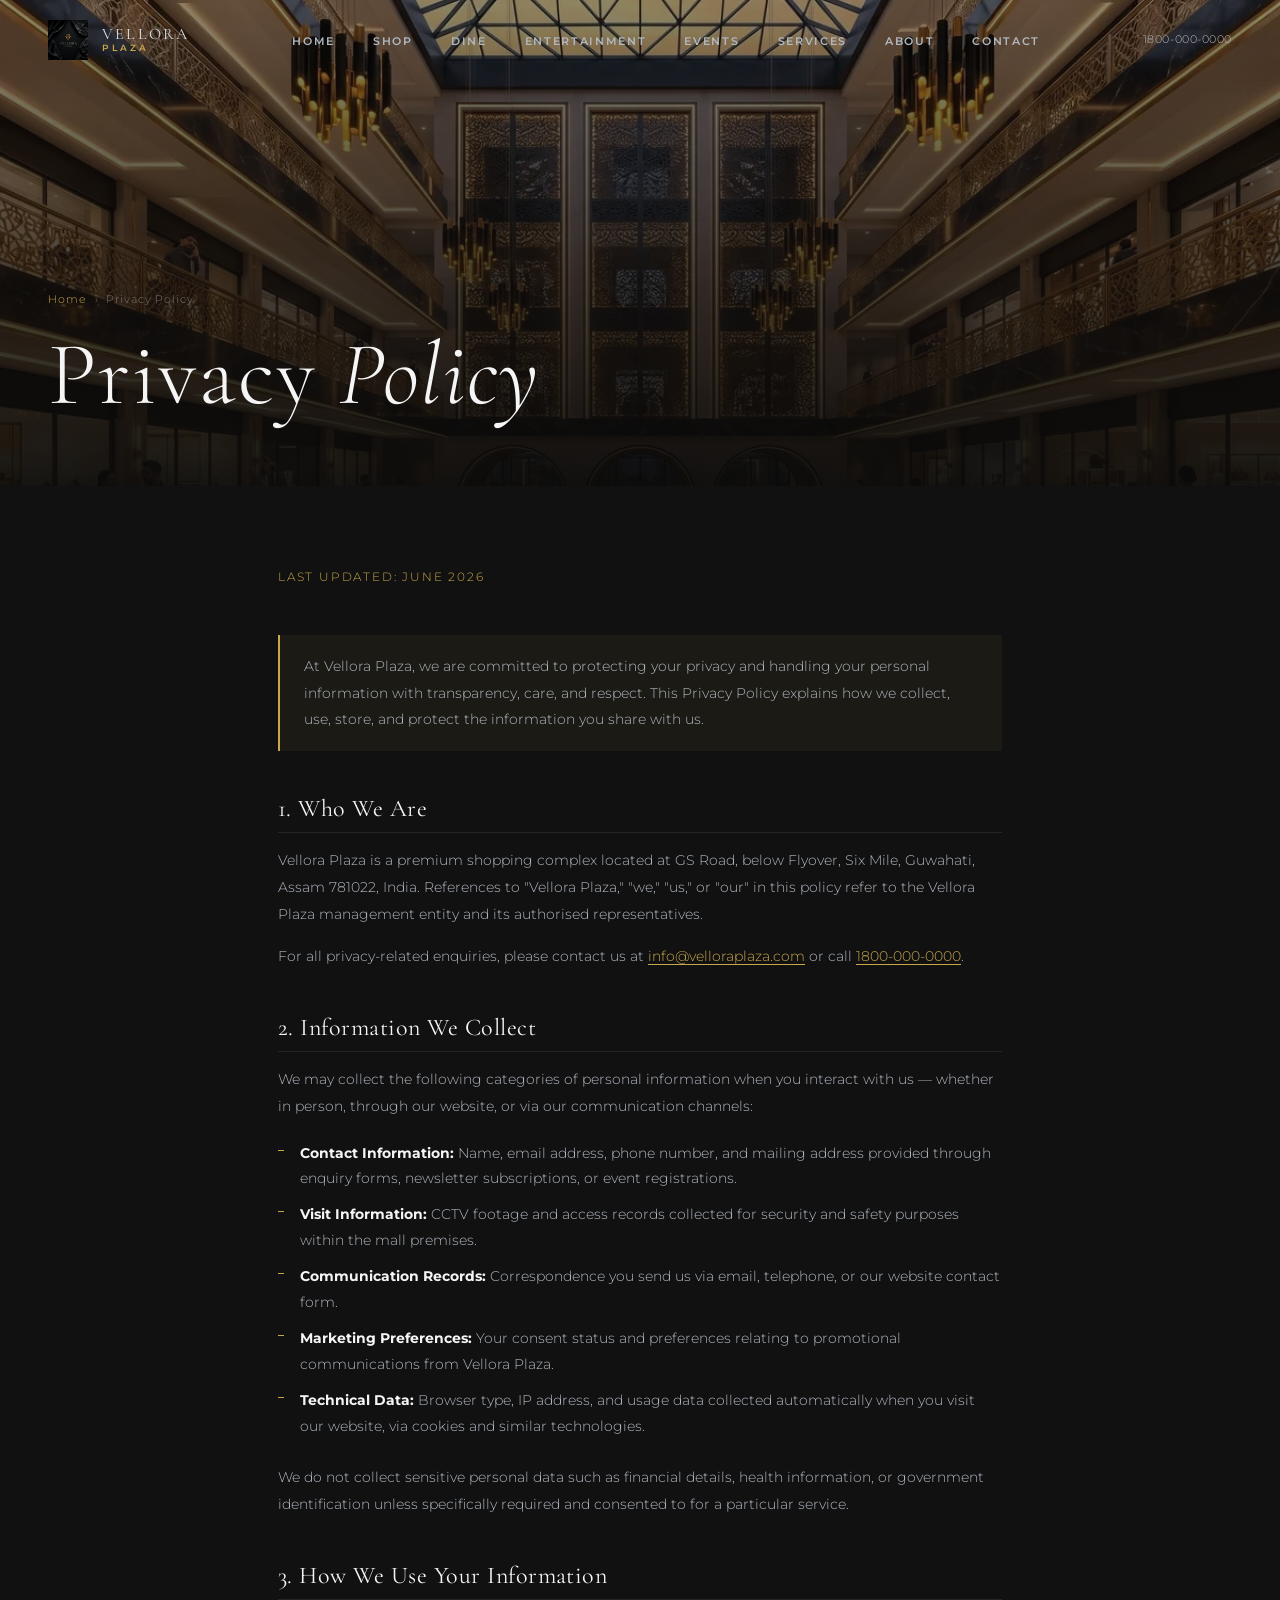
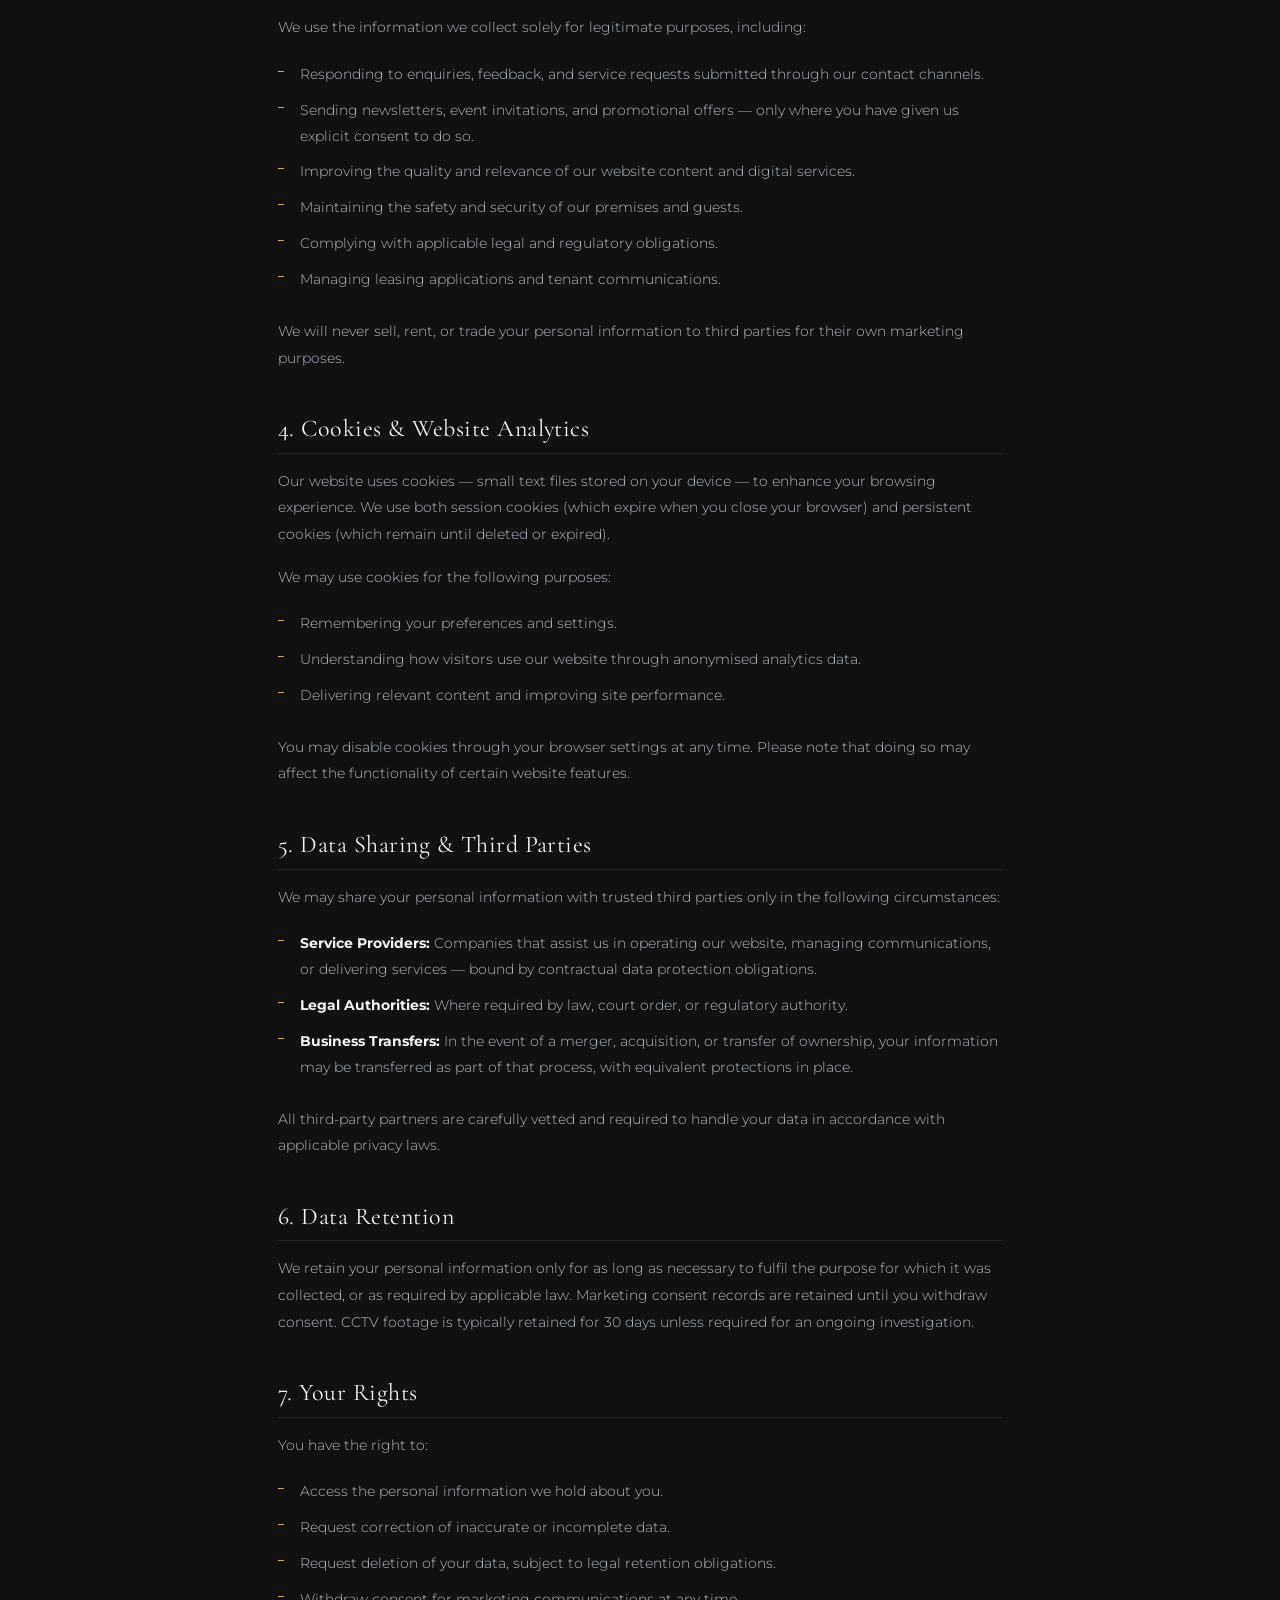
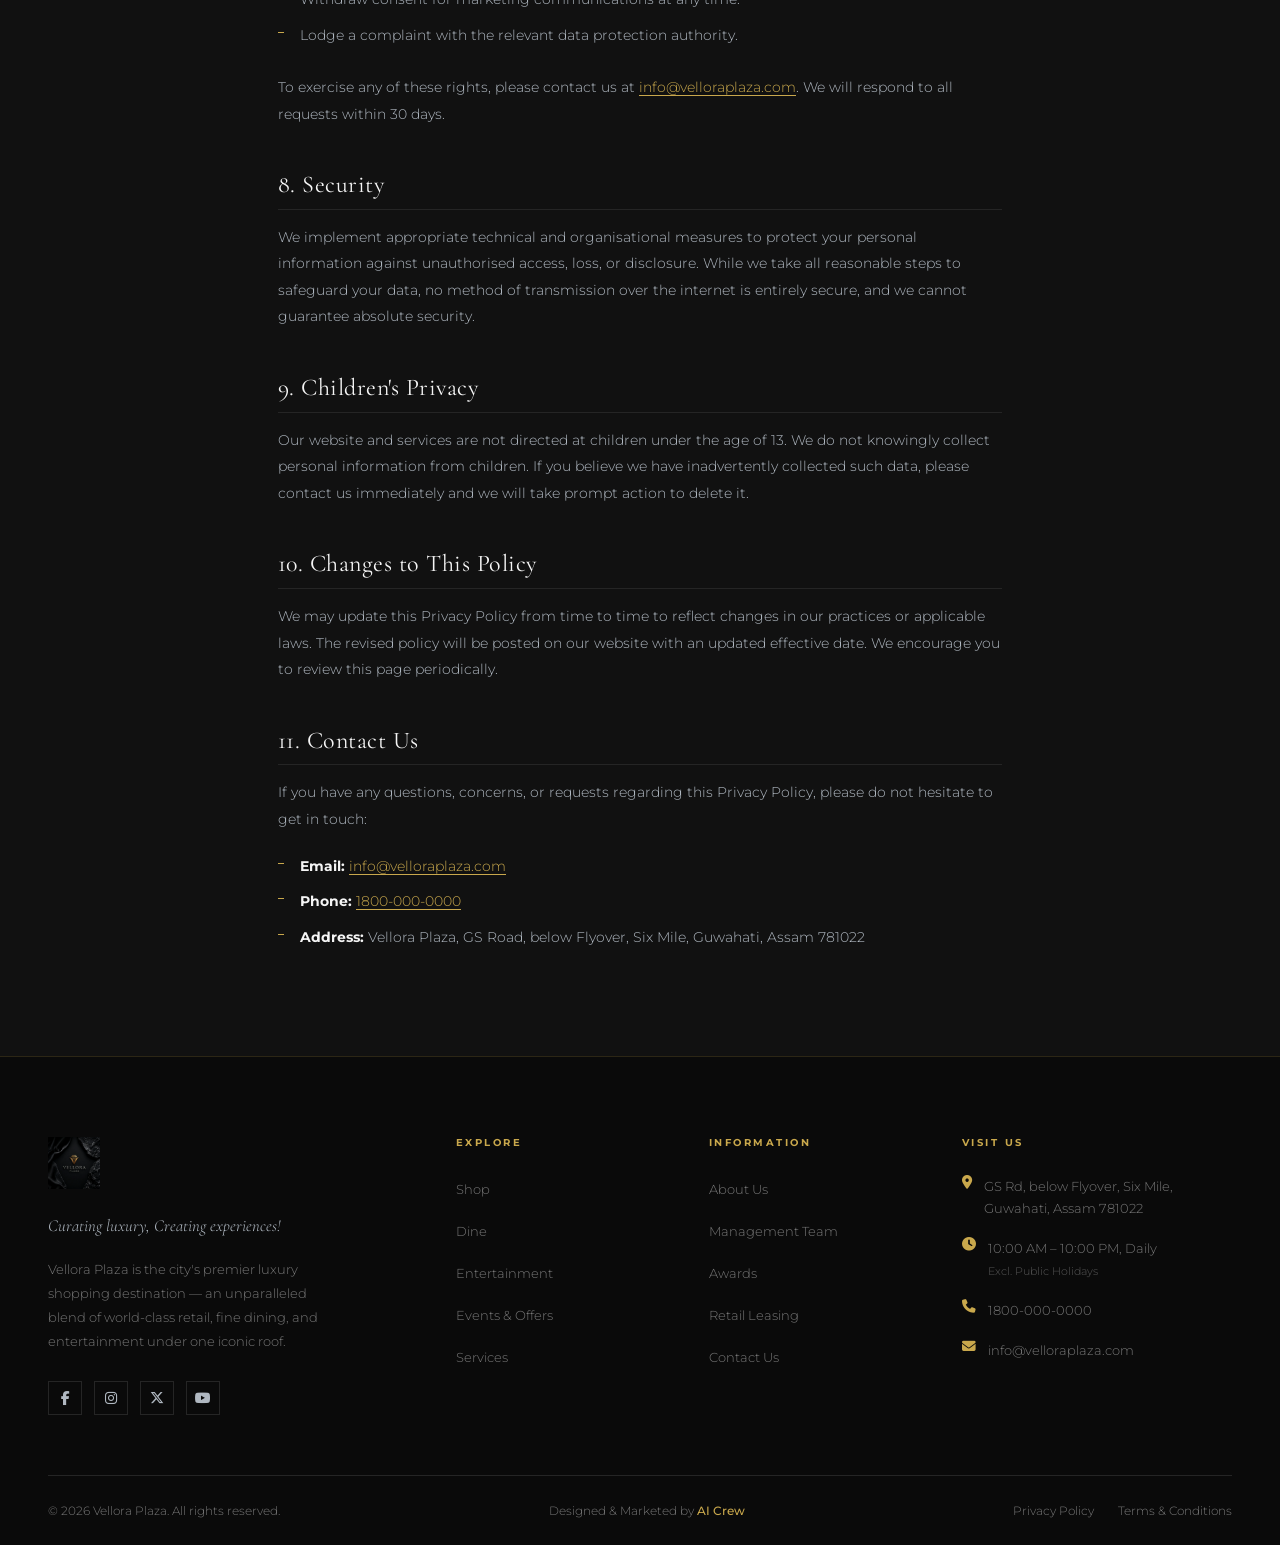
<file: privacy-policy.html>
<!DOCTYPE html>
<html lang="en">
<head>
  <base href="/" />
  <meta charset="UTF-8" />
  <meta name="viewport" content="width=device-width, initial-scale=1.0" />
  <title>Privacy Policy — Vellora Plaza</title>
  <meta name="description" content="Privacy Policy for Vellora Plaza, Guwahati. Learn how we collect, use, and protect your personal information." />
  <link rel="stylesheet" href="css/style.css" />
  <link rel="stylesheet" href="https://cdnjs.cloudflare.com/ajax/libs/font-awesome/6.5.1/css/all.min.css" />
  <link rel="icon" href="images/logo.webp" type="image/webp" />
  <style>
    .legal-body { background: var(--dark); }
    .legal-content { max-width: 820px; margin: 0 auto; padding: 80px 48px; }
    .legal-content h1 { font-size: clamp(2rem, 4vw, 3rem); color: var(--white); margin-bottom: 8px; }
    .legal-meta { font-size: 12px; letter-spacing: .15em; text-transform: uppercase; color: var(--gold); margin-bottom: 48px; display: block; }
    .legal-content h2 { font-family: 'Cormorant Garamond', serif; font-size: 1.5rem; color: var(--white); margin: 44px 0 14px; padding-bottom: 10px; border-bottom: 1px solid var(--dark-border); }
    .legal-content p { font-size: 14px; color: var(--silver); font-weight: 300; line-height: 1.9; margin-bottom: 16px; }
    .legal-content ul { margin: 12px 0 20px 0; padding-left: 0; }
    .legal-content ul li { font-size: 14px; color: var(--silver); font-weight: 300; line-height: 1.85; padding: 5px 0 5px 22px; position: relative; }
    .legal-content ul li::before { content: ''; position: absolute; left: 0; top: 14px; width: 6px; height: 1px; background: var(--gold); }
    .legal-content a { color: var(--gold); text-decoration: underline; text-underline-offset: 3px; }
    .legal-content a:hover { color: var(--gold-light); }
    .legal-highlight { background: rgba(201,168,76,0.06); border-left: 2px solid var(--gold); padding: 18px 24px; margin: 24px 0; }
    .legal-highlight p { margin: 0; }
    @media (max-width: 600px) { .legal-content { padding: 60px 20px; } }
  </style>
</head>
<body class="legal-body">

<div id="site-navbar"></div>
<script src="js/navbar.js"></script>

<div class="page-hero" style="padding-top:var(--nav-height);min-height:280px;">
  <div class="page-hero-bg" style="background-image:url('images/gallery/gallery-1.webp');"></div>
  <div class="page-hero-overlay"></div>
  <div class="page-hero-content">
    <div class="breadcrumb"><a href="/">Home</a><span class="sep">›</span>Privacy Policy</div>
    <h1 class="page-hero-title">Privacy <em>Policy</em></h1>
  </div>
</div>

<main class="legal-body">
  <div class="legal-content">

    <span class="legal-meta">Last Updated: June 2026</span>

    <div class="legal-highlight">
      <p>At Vellora Plaza, we are committed to protecting your privacy and handling your personal information with transparency, care, and respect. This Privacy Policy explains how we collect, use, store, and protect the information you share with us.</p>
    </div>

    <h2>1. Who We Are</h2>
    <p>Vellora Plaza is a premium shopping complex located at GS Road, below Flyover, Six Mile, Guwahati, Assam 781022, India. References to "Vellora Plaza," "we," "us," or "our" in this policy refer to the Vellora Plaza management entity and its authorised representatives.</p>
    <p>For all privacy-related enquiries, please contact us at <a href="mailto:info@velloraplaza.com">info@velloraplaza.com</a> or call <a href="tel:+911800000000">1800-000-0000</a>.</p>

    <h2>2. Information We Collect</h2>
    <p>We may collect the following categories of personal information when you interact with us — whether in person, through our website, or via our communication channels:</p>
    <ul>
      <li><strong style="color:var(--white);">Contact Information:</strong> Name, email address, phone number, and mailing address provided through enquiry forms, newsletter subscriptions, or event registrations.</li>
      <li><strong style="color:var(--white);">Visit Information:</strong> CCTV footage and access records collected for security and safety purposes within the mall premises.</li>
      <li><strong style="color:var(--white);">Communication Records:</strong> Correspondence you send us via email, telephone, or our website contact form.</li>
      <li><strong style="color:var(--white);">Marketing Preferences:</strong> Your consent status and preferences relating to promotional communications from Vellora Plaza.</li>
      <li><strong style="color:var(--white);">Technical Data:</strong> Browser type, IP address, and usage data collected automatically when you visit our website, via cookies and similar technologies.</li>
    </ul>
    <p>We do not collect sensitive personal data such as financial details, health information, or government identification unless specifically required and consented to for a particular service.</p>

    <h2>3. How We Use Your Information</h2>
    <p>We use the information we collect solely for legitimate purposes, including:</p>
    <ul>
      <li>Responding to enquiries, feedback, and service requests submitted through our contact channels.</li>
      <li>Sending newsletters, event invitations, and promotional offers — only where you have given us explicit consent to do so.</li>
      <li>Improving the quality and relevance of our website content and digital services.</li>
      <li>Maintaining the safety and security of our premises and guests.</li>
      <li>Complying with applicable legal and regulatory obligations.</li>
      <li>Managing leasing applications and tenant communications.</li>
    </ul>
    <p>We will never sell, rent, or trade your personal information to third parties for their own marketing purposes.</p>

    <h2>4. Cookies & Website Analytics</h2>
    <p>Our website uses cookies — small text files stored on your device — to enhance your browsing experience. We use both session cookies (which expire when you close your browser) and persistent cookies (which remain until deleted or expired).</p>
    <p>We may use cookies for the following purposes:</p>
    <ul>
      <li>Remembering your preferences and settings.</li>
      <li>Understanding how visitors use our website through anonymised analytics data.</li>
      <li>Delivering relevant content and improving site performance.</li>
    </ul>
    <p>You may disable cookies through your browser settings at any time. Please note that doing so may affect the functionality of certain website features.</p>

    <h2>5. Data Sharing & Third Parties</h2>
    <p>We may share your personal information with trusted third parties only in the following circumstances:</p>
    <ul>
      <li><strong style="color:var(--white);">Service Providers:</strong> Companies that assist us in operating our website, managing communications, or delivering services — bound by contractual data protection obligations.</li>
      <li><strong style="color:var(--white);">Legal Authorities:</strong> Where required by law, court order, or regulatory authority.</li>
      <li><strong style="color:var(--white);">Business Transfers:</strong> In the event of a merger, acquisition, or transfer of ownership, your information may be transferred as part of that process, with equivalent protections in place.</li>
    </ul>
    <p>All third-party partners are carefully vetted and required to handle your data in accordance with applicable privacy laws.</p>

    <h2>6. Data Retention</h2>
    <p>We retain your personal information only for as long as necessary to fulfil the purpose for which it was collected, or as required by applicable law. Marketing consent records are retained until you withdraw consent. CCTV footage is typically retained for 30 days unless required for an ongoing investigation.</p>

    <h2>7. Your Rights</h2>
    <p>You have the right to:</p>
    <ul>
      <li>Access the personal information we hold about you.</li>
      <li>Request correction of inaccurate or incomplete data.</li>
      <li>Request deletion of your data, subject to legal retention obligations.</li>
      <li>Withdraw consent for marketing communications at any time.</li>
      <li>Lodge a complaint with the relevant data protection authority.</li>
    </ul>
    <p>To exercise any of these rights, please contact us at <a href="mailto:info@velloraplaza.com">info@velloraplaza.com</a>. We will respond to all requests within 30 days.</p>

    <h2>8. Security</h2>
    <p>We implement appropriate technical and organisational measures to protect your personal information against unauthorised access, loss, or disclosure. While we take all reasonable steps to safeguard your data, no method of transmission over the internet is entirely secure, and we cannot guarantee absolute security.</p>

    <h2>9. Children's Privacy</h2>
    <p>Our website and services are not directed at children under the age of 13. We do not knowingly collect personal information from children. If you believe we have inadvertently collected such data, please contact us immediately and we will take prompt action to delete it.</p>

    <h2>10. Changes to This Policy</h2>
    <p>We may update this Privacy Policy from time to time to reflect changes in our practices or applicable laws. The revised policy will be posted on our website with an updated effective date. We encourage you to review this page periodically.</p>

    <h2>11. Contact Us</h2>
    <p>If you have any questions, concerns, or requests regarding this Privacy Policy, please do not hesitate to get in touch:</p>
    <ul>
      <li><strong style="color:var(--white);">Email:</strong> <a href="mailto:info@velloraplaza.com">info@velloraplaza.com</a></li>
      <li><strong style="color:var(--white);">Phone:</strong> <a href="tel:+911800000000">1800-000-0000</a></li>
      <li><strong style="color:var(--white);">Address:</strong> Vellora Plaza, GS Road, below Flyover, Six Mile, Guwahati, Assam 781022</li>
    </ul>

  </div>
</main>

<div id="site-footer"></div>
<script src="js/footer.js"></script>
<script src="js/main.js"></script>
</body>
</html>
</file>
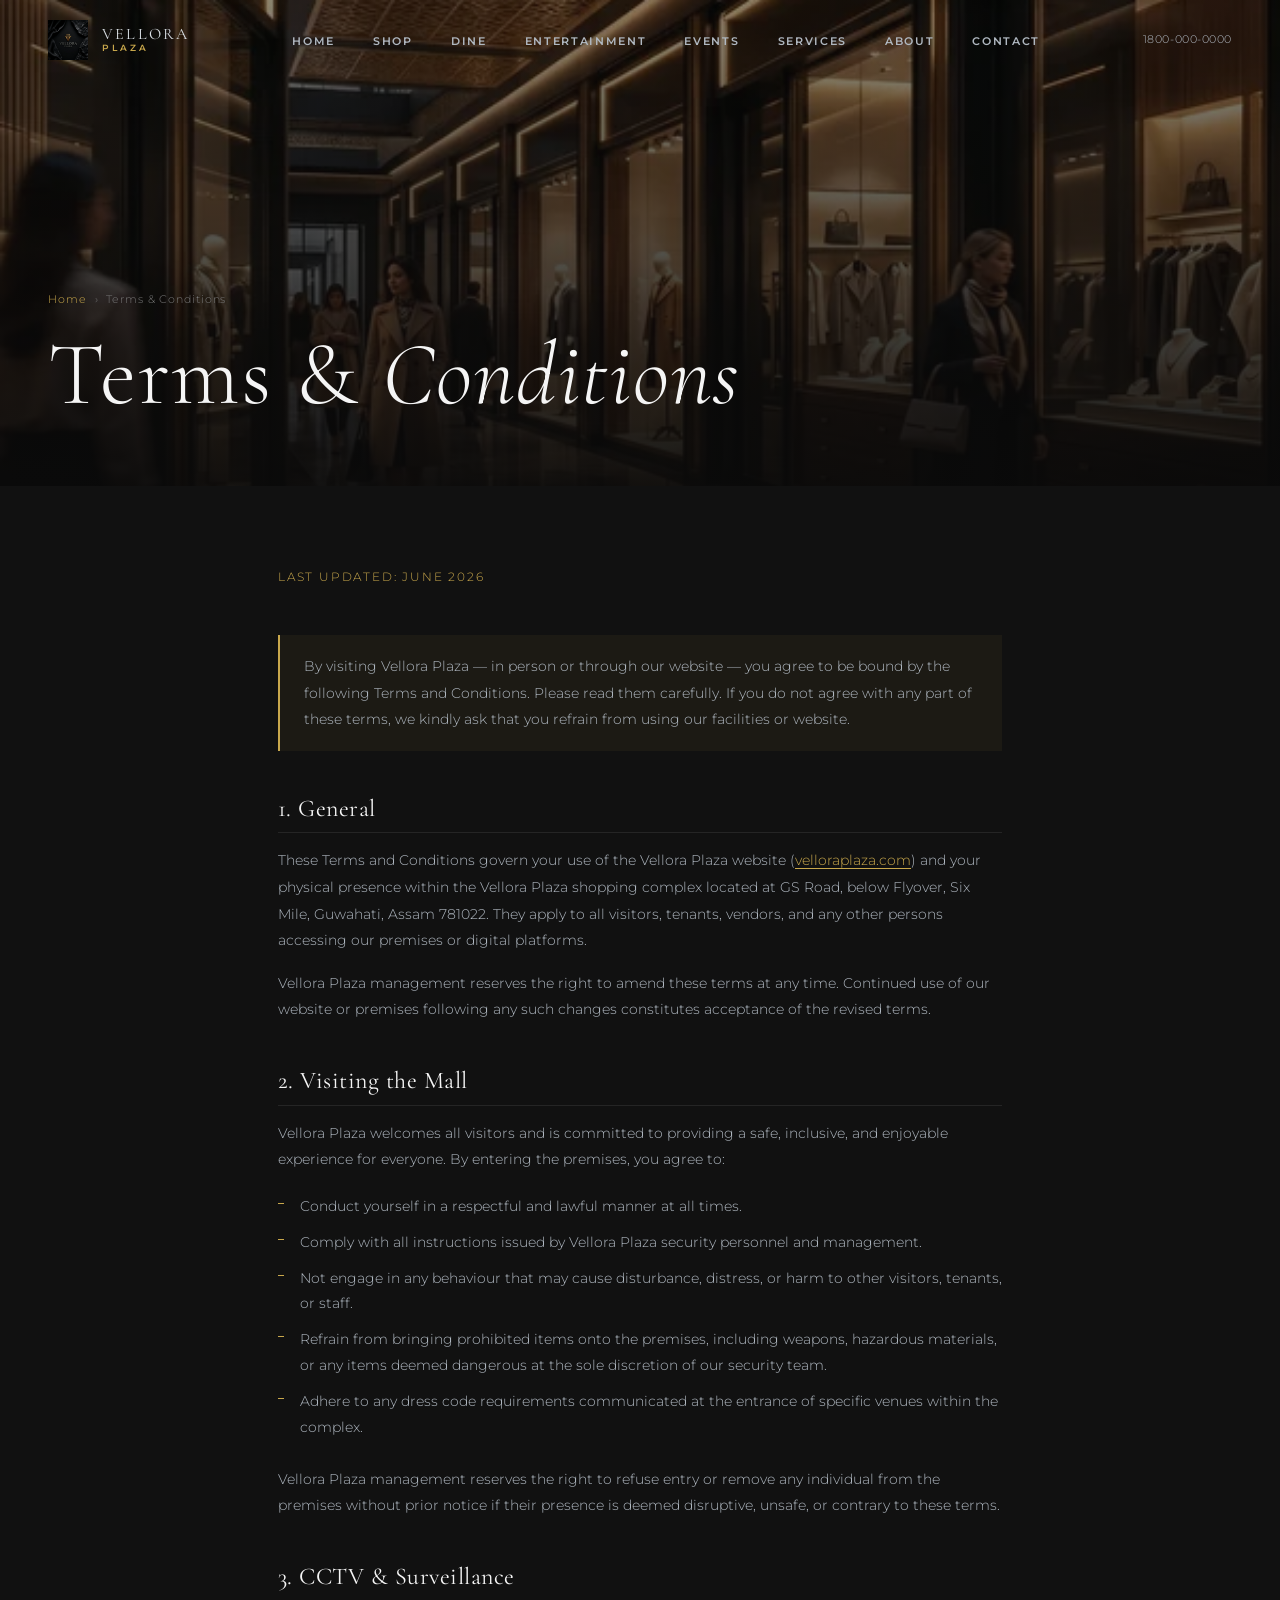
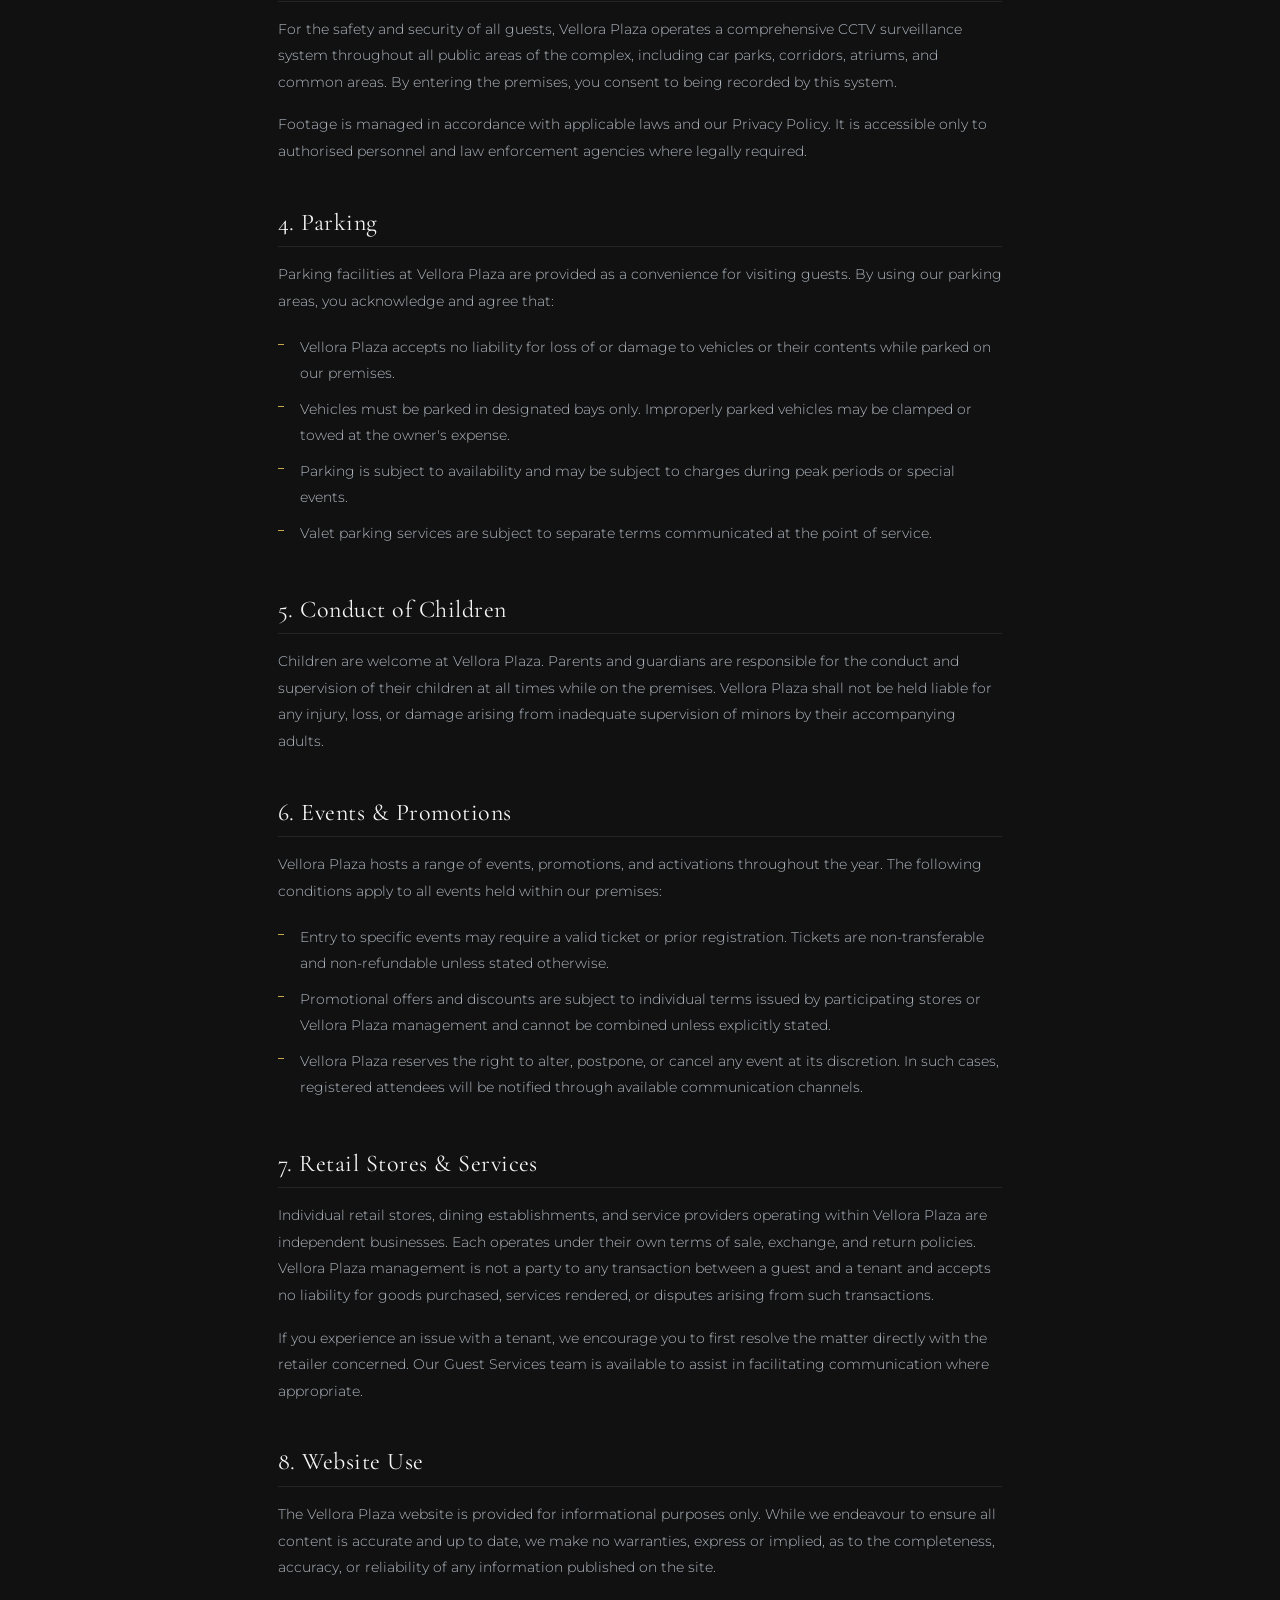
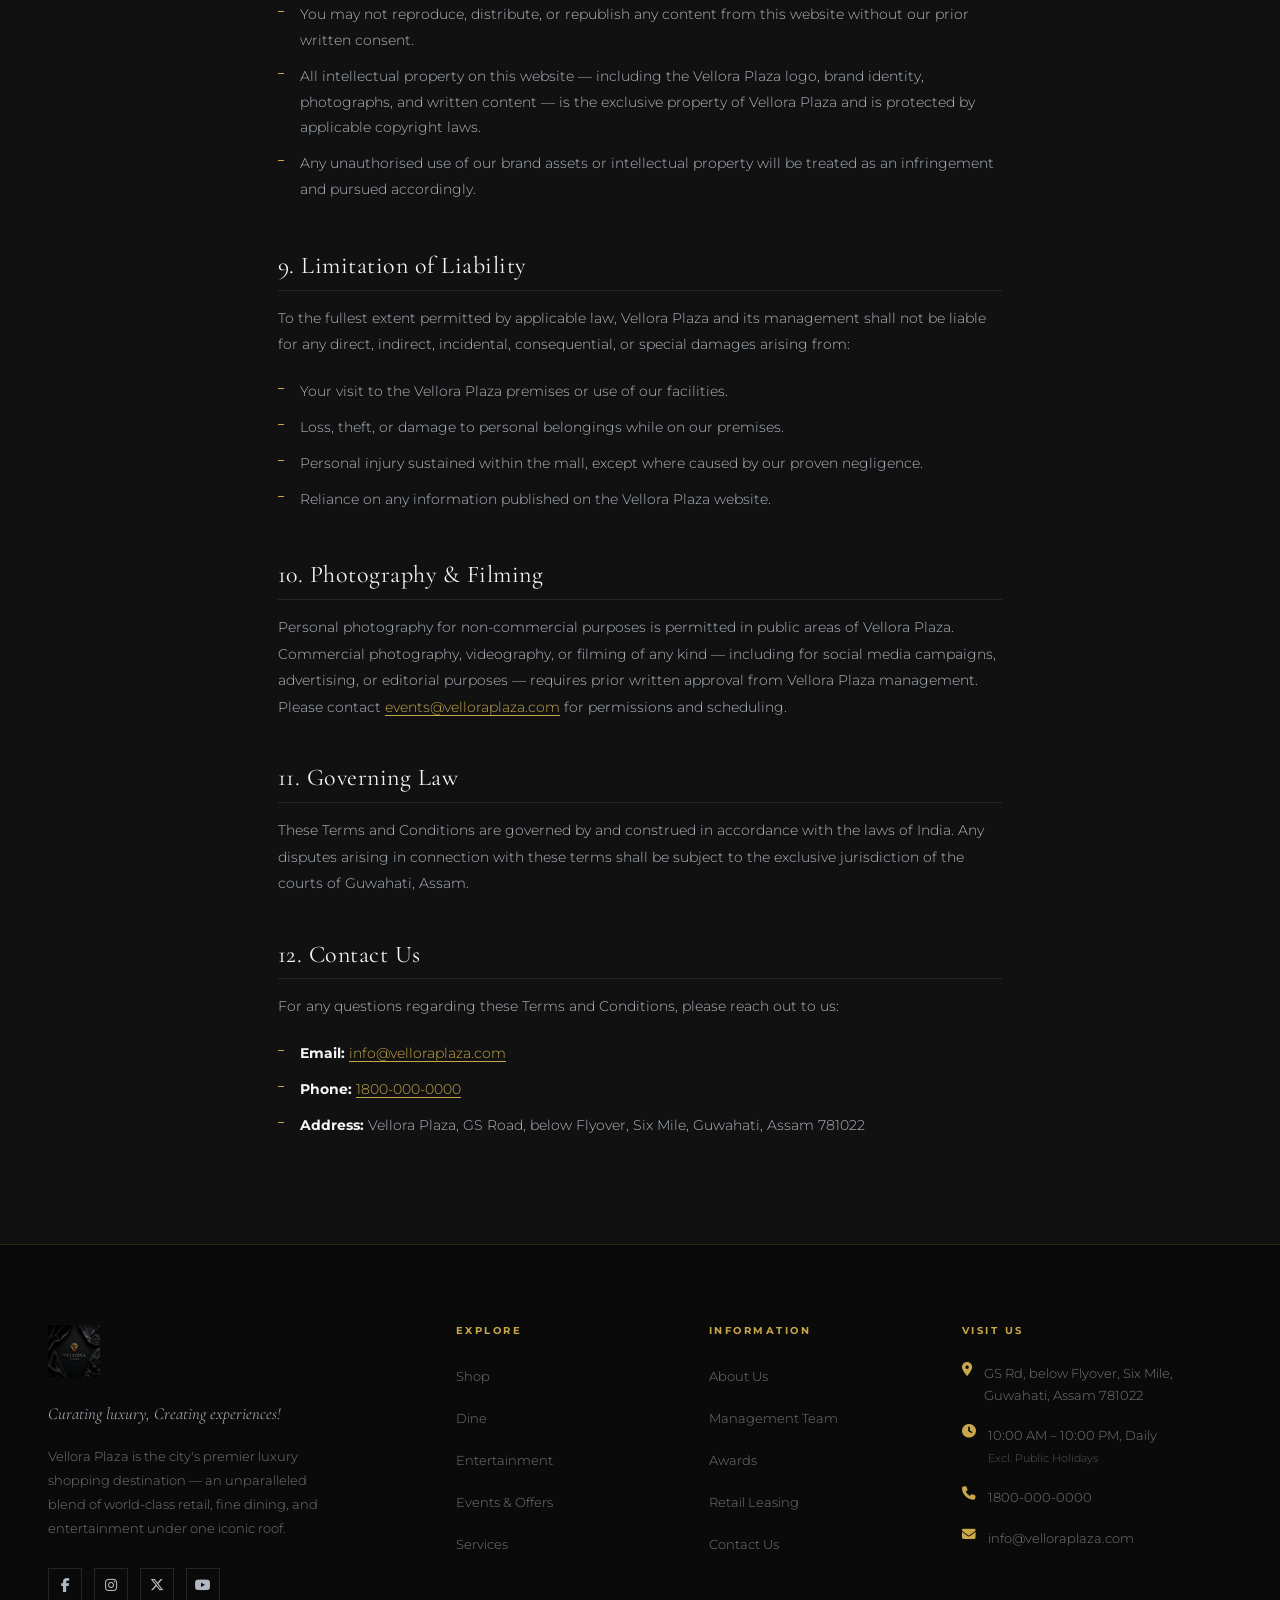
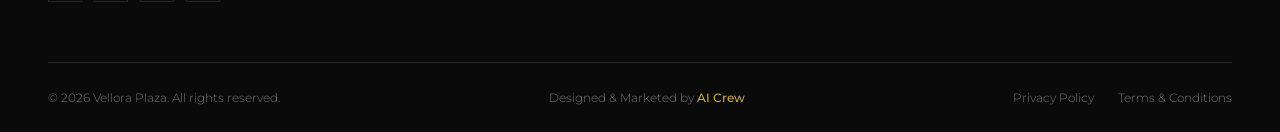
<file: terms.html>
<!DOCTYPE html>
<html lang="en">
<head>
  <base href="/" />
  <meta charset="UTF-8" />
  <meta name="viewport" content="width=device-width, initial-scale=1.0" />
  <title>Terms & Conditions — Vellora Plaza</title>
  <meta name="description" content="Terms and Conditions for visiting and using Vellora Plaza, Guwahati." />
  <link rel="stylesheet" href="css/style.css" />
  <link rel="stylesheet" href="https://cdnjs.cloudflare.com/ajax/libs/font-awesome/6.5.1/css/all.min.css" />
  <link rel="icon" href="images/logo.webp" type="image/webp" />
  <style>
    .legal-body { background: var(--dark); }
    .legal-content { max-width: 820px; margin: 0 auto; padding: 80px 48px; }
    .legal-content h1 { font-size: clamp(2rem, 4vw, 3rem); color: var(--white); margin-bottom: 8px; }
    .legal-meta { font-size: 12px; letter-spacing: .15em; text-transform: uppercase; color: var(--gold); margin-bottom: 48px; display: block; }
    .legal-content h2 { font-family: 'Cormorant Garamond', serif; font-size: 1.5rem; color: var(--white); margin: 44px 0 14px; padding-bottom: 10px; border-bottom: 1px solid var(--dark-border); }
    .legal-content p { font-size: 14px; color: var(--silver); font-weight: 300; line-height: 1.9; margin-bottom: 16px; }
    .legal-content ul { margin: 12px 0 20px 0; padding-left: 0; }
    .legal-content ul li { font-size: 14px; color: var(--silver); font-weight: 300; line-height: 1.85; padding: 5px 0 5px 22px; position: relative; }
    .legal-content ul li::before { content: ''; position: absolute; left: 0; top: 14px; width: 6px; height: 1px; background: var(--gold); }
    .legal-content a { color: var(--gold); text-decoration: underline; text-underline-offset: 3px; }
    .legal-content a:hover { color: var(--gold-light); }
    .legal-highlight { background: rgba(201,168,76,0.06); border-left: 2px solid var(--gold); padding: 18px 24px; margin: 24px 0; }
    .legal-highlight p { margin: 0; }
    @media (max-width: 600px) { .legal-content { padding: 60px 20px; } }
  </style>
</head>
<body class="legal-body">

<div id="site-navbar"></div>
<script src="js/navbar.js"></script>

<div class="page-hero" style="padding-top:var(--nav-height);min-height:280px;">
  <div class="page-hero-bg" style="background-image:url('images/gallery/gallery-2.webp');"></div>
  <div class="page-hero-overlay"></div>
  <div class="page-hero-content">
    <div class="breadcrumb"><a href="/">Home</a><span class="sep">›</span>Terms &amp; Conditions</div>
    <h1 class="page-hero-title">Terms &amp; <em>Conditions</em></h1>
  </div>
</div>

<main class="legal-body">
  <div class="legal-content">

    <span class="legal-meta">Last Updated: June 2026</span>

    <div class="legal-highlight">
      <p>By visiting Vellora Plaza — in person or through our website — you agree to be bound by the following Terms and Conditions. Please read them carefully. If you do not agree with any part of these terms, we kindly ask that you refrain from using our facilities or website.</p>
    </div>

    <h2>1. General</h2>
    <p>These Terms and Conditions govern your use of the Vellora Plaza website (<a href="/">velloraplaza.com</a>) and your physical presence within the Vellora Plaza shopping complex located at GS Road, below Flyover, Six Mile, Guwahati, Assam 781022. They apply to all visitors, tenants, vendors, and any other persons accessing our premises or digital platforms.</p>
    <p>Vellora Plaza management reserves the right to amend these terms at any time. Continued use of our website or premises following any such changes constitutes acceptance of the revised terms.</p>

    <h2>2. Visiting the Mall</h2>
    <p>Vellora Plaza welcomes all visitors and is committed to providing a safe, inclusive, and enjoyable experience for everyone. By entering the premises, you agree to:</p>
    <ul>
      <li>Conduct yourself in a respectful and lawful manner at all times.</li>
      <li>Comply with all instructions issued by Vellora Plaza security personnel and management.</li>
      <li>Not engage in any behaviour that may cause disturbance, distress, or harm to other visitors, tenants, or staff.</li>
      <li>Refrain from bringing prohibited items onto the premises, including weapons, hazardous materials, or any items deemed dangerous at the sole discretion of our security team.</li>
      <li>Adhere to any dress code requirements communicated at the entrance of specific venues within the complex.</li>
    </ul>
    <p>Vellora Plaza management reserves the right to refuse entry or remove any individual from the premises without prior notice if their presence is deemed disruptive, unsafe, or contrary to these terms.</p>

    <h2>3. CCTV & Surveillance</h2>
    <p>For the safety and security of all guests, Vellora Plaza operates a comprehensive CCTV surveillance system throughout all public areas of the complex, including car parks, corridors, atriums, and common areas. By entering the premises, you consent to being recorded by this system.</p>
    <p>Footage is managed in accordance with applicable laws and our Privacy Policy. It is accessible only to authorised personnel and law enforcement agencies where legally required.</p>

    <h2>4. Parking</h2>
    <p>Parking facilities at Vellora Plaza are provided as a convenience for visiting guests. By using our parking areas, you acknowledge and agree that:</p>
    <ul>
      <li>Vellora Plaza accepts no liability for loss of or damage to vehicles or their contents while parked on our premises.</li>
      <li>Vehicles must be parked in designated bays only. Improperly parked vehicles may be clamped or towed at the owner's expense.</li>
      <li>Parking is subject to availability and may be subject to charges during peak periods or special events.</li>
      <li>Valet parking services are subject to separate terms communicated at the point of service.</li>
    </ul>

    <h2>5. Conduct of Children</h2>
    <p>Children are welcome at Vellora Plaza. Parents and guardians are responsible for the conduct and supervision of their children at all times while on the premises. Vellora Plaza shall not be held liable for any injury, loss, or damage arising from inadequate supervision of minors by their accompanying adults.</p>

    <h2>6. Events & Promotions</h2>
    <p>Vellora Plaza hosts a range of events, promotions, and activations throughout the year. The following conditions apply to all events held within our premises:</p>
    <ul>
      <li>Entry to specific events may require a valid ticket or prior registration. Tickets are non-transferable and non-refundable unless stated otherwise.</li>
      <li>Promotional offers and discounts are subject to individual terms issued by participating stores or Vellora Plaza management and cannot be combined unless explicitly stated.</li>
      <li>Vellora Plaza reserves the right to alter, postpone, or cancel any event at its discretion. In such cases, registered attendees will be notified through available communication channels.</li>
    </ul>

    <h2>7. Retail Stores & Services</h2>
    <p>Individual retail stores, dining establishments, and service providers operating within Vellora Plaza are independent businesses. Each operates under their own terms of sale, exchange, and return policies. Vellora Plaza management is not a party to any transaction between a guest and a tenant and accepts no liability for goods purchased, services rendered, or disputes arising from such transactions.</p>
    <p>If you experience an issue with a tenant, we encourage you to first resolve the matter directly with the retailer concerned. Our Guest Services team is available to assist in facilitating communication where appropriate.</p>

    <h2>8. Website Use</h2>
    <p>The Vellora Plaza website is provided for informational purposes only. While we endeavour to ensure all content is accurate and up to date, we make no warranties, express or implied, as to the completeness, accuracy, or reliability of any information published on the site.</p>
    <ul>
      <li>You may not reproduce, distribute, or republish any content from this website without our prior written consent.</li>
      <li>All intellectual property on this website — including the Vellora Plaza logo, brand identity, photographs, and written content — is the exclusive property of Vellora Plaza and is protected by applicable copyright laws.</li>
      <li>Any unauthorised use of our brand assets or intellectual property will be treated as an infringement and pursued accordingly.</li>
    </ul>

    <h2>9. Limitation of Liability</h2>
    <p>To the fullest extent permitted by applicable law, Vellora Plaza and its management shall not be liable for any direct, indirect, incidental, consequential, or special damages arising from:</p>
    <ul>
      <li>Your visit to the Vellora Plaza premises or use of our facilities.</li>
      <li>Loss, theft, or damage to personal belongings while on our premises.</li>
      <li>Personal injury sustained within the mall, except where caused by our proven negligence.</li>
      <li>Reliance on any information published on the Vellora Plaza website.</li>
    </ul>

    <h2>10. Photography & Filming</h2>
    <p>Personal photography for non-commercial purposes is permitted in public areas of Vellora Plaza. Commercial photography, videography, or filming of any kind — including for social media campaigns, advertising, or editorial purposes — requires prior written approval from Vellora Plaza management. Please contact <a href="mailto:events@velloraplaza.com">events@velloraplaza.com</a> for permissions and scheduling.</p>

    <h2>11. Governing Law</h2>
    <p>These Terms and Conditions are governed by and construed in accordance with the laws of India. Any disputes arising in connection with these terms shall be subject to the exclusive jurisdiction of the courts of Guwahati, Assam.</p>

    <h2>12. Contact Us</h2>
    <p>For any questions regarding these Terms and Conditions, please reach out to us:</p>
    <ul>
      <li><strong style="color:var(--white);">Email:</strong> <a href="mailto:info@velloraplaza.com">info@velloraplaza.com</a></li>
      <li><strong style="color:var(--white);">Phone:</strong> <a href="tel:+911800000000">1800-000-0000</a></li>
      <li><strong style="color:var(--white);">Address:</strong> Vellora Plaza, GS Road, below Flyover, Six Mile, Guwahati, Assam 781022</li>
    </ul>

  </div>
</main>

<div id="site-footer"></div>
<script src="js/footer.js"></script>
<script src="js/main.js"></script>
</body>
</html>
</file>
<file: css/style.css>
@import url('https://fonts.googleapis.com/css2?family=Cormorant+Garamond:ital,wght@0,300;0,400;0,500;0,600;1,300;1,400;1,600&family=Montserrat:wght@300;400;500;600;700&display=swap');:root{--black:#0A0A0A;--dark:#111111;--dark-2:#161616;--dark-card:#1A1A1A;--dark-border:#252525;--gold:#C9A84C;--gold-light:#E8D5A3;--gold-dark:#8B6914;--silver:#B0B8C1;--silver-light:#D8DEE3;--white:#F5F5F5;--text-muted:#777777;--nav-height:80px;--ease:0.35s cubic-bezier(0.25,0.46,0.45,0.94)}*,*::before,*::after{box-sizing:border-box;margin:0;padding:0}html{scroll-behavior:smooth;font-size:16px}body{background:var(--black);color:var(--white);font-family:'Montserrat',sans-serif;font-weight:300;line-height:1.75;overflow-x:hidden}img{max-width:100%;display:block;object-fit:cover}a{text-decoration:none;color:inherit;transition:color var(--ease)}ul{list-style:none}button{font-family:'Montserrat',sans-serif;cursor:pointer;border:none;background:none}h1,h2,h3,h4,h5{font-family:'Cormorant Garamond',serif;font-weight:400;line-height:1.15;letter-spacing:0.02em}h1{font-size:clamp(3.2rem,7vw,6.5rem)}h2{font-size:clamp(2rem,4vw,3.5rem)}h3{font-size:clamp(1.5rem,2.5vw,2.2rem)}h4{font-size:1.35rem}h5{font-size:1.1rem}.gold{color:var(--gold)}.silver{color:var(--silver)}.text-muted{color:var(--text-muted)}.italic{font-style:italic}.section{padding:110px 0}.section-sm{padding:70px 0}.container{max-width:1320px;margin:0 auto;padding:0 48px}.eyebrow{display:flex;align-items:center;gap:14px;font-family:'Montserrat',sans-serif;font-size:10.5px;font-weight:600;letter-spacing:.25em;text-transform:uppercase;color:var(--gold);margin-bottom:18px}.eyebrow::after{content:'';display:block;flex:1;max-width:60px;height:1px;background:linear-gradient(to right,var(--gold),transparent)}.gold-rule{width:50px;height:1px;background:linear-gradient(90deg,transparent,var(--gold),transparent);margin:20px 0}.btn{display:inline-flex;align-items:center;gap:10px;padding:14px 38px;font-family:'Montserrat',sans-serif;font-size:11px;font-weight:600;letter-spacing:.18em;text-transform:uppercase;border:1px solid var(--gold);color:var(--gold);background:transparent;cursor:pointer;position:relative;overflow:hidden;transition:color var(--ease)}.btn::before{content:'';position:absolute;inset:0;background:var(--gold);transform:translateX(-101%);transition:transform 0.4s cubic-bezier(0.25,0.46,0.45,0.94)}.btn:hover::before{transform:translateX(0)}.btn:hover{color:var(--black)}.btn .btn-text{position:relative;z-index:1}.btn .btn-arrow{position:relative;z-index:1;transition:transform var(--ease)}.btn:hover .btn-arrow{transform:translateX(4px)}.btn-filled{background:var(--gold);color:var(--black);font-weight:600}.btn-filled::before{background:var(--black)}.btn-filled:hover{color:var(--gold)}.btn-silver{border-color:var(--silver);color:var(--silver)}.btn-silver::before{background:var(--silver)}.btn-silver:hover{color:var(--black)}.btn-sm{padding:10px 26px;font-size:10px}.navbar{position:fixed;top:0;left:0;right:0;z-index:1000;height:var(--nav-height);display:flex;align-items:center;padding:0 48px;transition:background var(--ease),border-color var(--ease),backdrop-filter var(--ease);border-bottom:1px solid transparent}.navbar.scrolled{background:rgba(10,10,10,0.97);border-bottom-color:rgba(201,168,76,0.18);backdrop-filter:blur(12px)}.nav-inner{width:100%;display:flex;align-items:center;justify-content:space-between;max-width:1320px;margin:0 auto}.nav-logo{display:flex;align-items:center;gap:14px}.nav-logo img{height:46px;width:auto}.nav-logo-lockup{display:flex;flex-direction:column;line-height:1}.nav-logo-name{font-family:'Cormorant Garamond',serif;font-size:19px;font-weight:400;letter-spacing:.14em;color:var(--silver-light)}.nav-logo-sub{font-size:8.5px;font-weight:600;letter-spacing:.35em;color:var(--gold);text-transform:uppercase;margin-top:2px}.nav-links{display:flex;align-items:center;gap:38px}.nav-links a{font-size:10.5px;font-weight:600;letter-spacing:.16em;text-transform:uppercase;color:var(--silver);position:relative;padding-bottom:2px}.nav-links a::after{content:'';position:absolute;bottom:-3px;left:0;width:0;height:1px;background:var(--gold);transition:width var(--ease)}.nav-links a:hover,.nav-links a.active{color:var(--gold)}.nav-links a:hover::after,.nav-links a.active::after{width:100%}.nav-right{display:flex;align-items:center;gap:24px}.nav-tel{font-size:11px;color:var(--silver);letter-spacing:.05em}.nav-tel:hover{color:var(--gold)}.hamburger{display:none;flex-direction:column;gap:5px;padding:4px;cursor:pointer;z-index:1001}.hamburger span{display:block;width:22px;height:1.5px;background:var(--silver-light);transition:all 0.35s ease}.hamburger.open span:nth-child(1){transform:translateY(6.5px) rotate(45deg);background:var(--gold)}.hamburger.open span:nth-child(2){opacity:0;transform:scaleX(0)}.hamburger.open span:nth-child(3){transform:translateY(-6.5px) rotate(-45deg);background:var(--gold)}.mobile-nav{display:none;position:fixed;inset:0;background:var(--black);z-index:999;flex-direction:column;justify-content:center;align-items:center;gap:0;padding:40px}.mobile-nav.open{display:flex}.mobile-nav a{font-family:'Cormorant Garamond',serif;font-size:clamp(2rem,6vw,3rem);font-weight:300;letter-spacing:.08em;color:var(--silver);padding:14px 0;border-bottom:1px solid var(--dark-border);width:100%;text-align:center;transition:color var(--ease)}.mobile-nav a:hover{color:var(--gold)}.mobile-nav-tel{font-size:13px;color:var(--text-muted);margin-top:32px;letter-spacing:.1em}.hero{position:relative;height:100vh;min-height:680px;overflow:hidden;background:var(--dark-card)}.hero-slide{position:absolute;inset:0;opacity:0;transition:opacity 1.4s ease}.hero-slide.active{opacity:1}.hero-bg{position:absolute;inset:0;background-size:cover;background-position:center;transform:scale(1.06);transition:transform 8s ease;background-color:#111}.hero-slide.active .hero-bg{transform:scale(1)}.hero-overlay-left{position:absolute;inset:0;background:linear-gradient(105deg,rgba(10,10,10,0.92) 0%,rgba(10,10,10,0.55) 50%,rgba(10,10,10,0.15) 100%)}.hero-overlay-bottom{position:absolute;inset:0;background:linear-gradient(to top,rgba(10,10,10,0.7) 0%,transparent 50%)}.hero-content-wrap{position:absolute;inset:0;display:flex;align-items:center;padding:0 48px;padding-top:var(--nav-height)}.hero-content{max-width:760px}.hero-eyebrow{display:flex;align-items:center;gap:14px;font-size:10px;font-weight:600;letter-spacing:.28em;text-transform:uppercase;color:var(--gold);margin-bottom:22px}.hero-eyebrow::before{content:'';display:block;width:50px;height:1px;background:var(--gold)}.hero-title{font-family:'Cormorant Garamond',serif;font-size:clamp(3.5rem,8vw,6.8rem);font-weight:300;line-height:1.02;color:var(--white);margin-bottom:24px}.hero-title em{font-style:italic;color:var(--gold)}.hero-subtitle{font-size:14px;font-weight:300;color:var(--silver);letter-spacing:.06em;margin-bottom:44px;max-width:440px;line-height:1.9}.hero-actions{display:flex;gap:18px;flex-wrap:wrap}.hero-controls{position:absolute;bottom:48px;right:60px;display:flex;align-items:center;gap:6px;z-index:10}.hero-dot{width:28px;height:1.5px;background:rgba(201,168,76,0.35);cursor:pointer;transition:all var(--ease)}.hero-dot.active{background:var(--gold);width:52px}.hero-scroll-hint{position:absolute;bottom:48px;left:50%;transform:translateX(-50%);display:flex;flex-direction:column;align-items:center;gap:10px;z-index:10}.hero-scroll-hint span{font-size:8.5px;letter-spacing:.3em;text-transform:uppercase;color:rgba(176,184,193,0.6);writing-mode:vertical-lr;transform:rotate(180deg)}.scroll-bar{width:1px;height:56px;background:linear-gradient(to bottom,var(--gold),transparent);animation:scrollDown 2.2s ease-in-out infinite}@keyframes scrollDown{0%{transform:scaleY(0);transform-origin:top;opacity:1}50%{transform:scaleY(1);transform-origin:top;opacity:1}100%{transform:scaleY(1);transform-origin:bottom;opacity:0}}.stats-strip{background:var(--dark-2);border-top:1px solid rgba(201,168,76,0.18);border-bottom:1px solid rgba(201,168,76,0.18);padding:0}.stats-grid{display:grid;grid-template-columns:repeat(4,1fr)}.stat-item{text-align:center;padding:44px 30px;border-right:1px solid var(--dark-border);transition:background var(--ease)}.stat-item:last-child{border-right:none}.stat-item:hover{background:rgba(201,168,76,0.04)}.stat-number{font-family:'Cormorant Garamond',serif;font-size:3.6rem;font-weight:300;color:var(--gold);line-height:1;letter-spacing:-.01em}.stat-label{font-size:10px;font-weight:600;letter-spacing:.2em;text-transform:uppercase;color:var(--silver);margin-top:8px}.about-intro{background:var(--dark)}.about-grid{display:grid;grid-template-columns:1fr 1fr;gap:100px;align-items:center}.about-img-wrap{position:relative;aspect-ratio:3/4;overflow:hidden}.about-img-wrap img{width:100%;height:100%;object-fit:cover}.about-img-wrap::before{content:'';position:absolute;top:-16px;left:-16px;right:24px;bottom:24px;border:1px solid rgba(201,168,76,0.25);z-index:0;pointer-events:none}.about-text{}.about-text .body-lead{font-size:17px;font-weight:300;color:var(--silver);line-height:1.85;margin-bottom:20px}.about-text .body-text{font-size:14px;color:var(--text-muted);line-height:1.9;margin-bottom:36px}.zones{background:var(--black)}.zones-header{display:flex;justify-content:space-between;align-items:flex-end;margin-bottom:52px}.zones-grid{display:grid;grid-template-columns:repeat(3,1fr);gap:3px}.zone-card{position:relative;aspect-ratio:5/6;overflow:hidden;cursor:pointer;background:var(--dark-card)}.zone-card-img{width:100%;height:100%;object-fit:cover;transition:transform 0.7s cubic-bezier(0.25,0.46,0.45,0.94)}.zone-card:hover .zone-card-img{transform:scale(1.08)}.zone-overlay{position:absolute;inset:0;background:linear-gradient(to top,rgba(10,10,10,0.92) 0%,rgba(10,10,10,0.3) 50%,transparent 100%);transition:background var(--ease)}.zone-card:hover .zone-overlay{background:linear-gradient(to top,rgba(10,10,10,0.97) 0%,rgba(10,10,10,0.5) 60%,rgba(10,10,10,0.15) 100%)}.zone-content{position:absolute;bottom:0;left:0;right:0;padding:32px}.zone-floor{font-size:9.5px;font-weight:600;letter-spacing:.25em;text-transform:uppercase;color:var(--gold);margin-bottom:6px}.zone-name{font-family:'Cormorant Garamond',serif;font-size:1.9rem;color:var(--white);margin-bottom:10px;line-height:1.1}.zone-desc{font-size:12.5px;color:var(--silver);opacity:0;transform:translateY(12px);transition:opacity 0.35s ease,transform 0.35s ease}.zone-cta{display:flex;align-items:center;gap:8px;font-size:10.5px;letter-spacing:.15em;text-transform:uppercase;color:var(--gold);margin-top:14px;opacity:0;transform:translateY(12px);transition:opacity 0.35s ease 0.05s,transform 0.35s ease 0.05s}.zone-cta span{display:block}.zone-card:hover .zone-desc,.zone-card:hover .zone-cta{opacity:1;transform:translateY(0)}.brands-section{background:var(--dark-2);border-top:1px solid rgba(201,168,76,0.14);border-bottom:1px solid rgba(201,168,76,0.14)}.brands-grid{display:grid;grid-template-columns:repeat(6,1fr);gap:1px;margin-top:52px;background:var(--dark-border)}.brand-cell{background:var(--dark-card);aspect-ratio:2/1;display:flex;align-items:center;justify-content:center;padding:20px;cursor:pointer;transition:background var(--ease),border-color var(--ease)}.brand-cell:hover{background:rgba(201,168,76,0.06)}.dine-feature{background:var(--dark)}.dine-feature-grid{display:grid;grid-template-columns:1fr 1fr;gap:70px;align-items:center}.dine-feature-img{position:relative;aspect-ratio:4/3;overflow:hidden;background:var(--dark-card)}.dine-feature-img img{width:100%;height:100%;object-fit:cover}.dine-badge{position:absolute;bottom:24px;left:24px;background:rgba(10,10,10,0.9);border:1px solid rgba(201,168,76,0.35);padding:12px 20px}.dine-badge-num{font-family:'Cormorant Garamond',serif;font-size:2.2rem;color:var(--gold);line-height:1}.dine-badge-label{font-size:10px;letter-spacing:.15em;color:var(--silver);text-transform:uppercase}.dine-list{display:flex;flex-direction:column;gap:2px}.dine-row{display:flex;align-items:center;gap:18px;padding:20px 22px;background:var(--dark-card);border:1px solid var(--dark-border);transition:border-color var(--ease),background var(--ease);cursor:pointer}.dine-row:hover{border-color:rgba(201,168,76,0.35);background:rgba(201,168,76,0.03)}.dine-row-thumb{width:64px;height:64px;overflow:hidden;flex-shrink:0;background:var(--dark)}.dine-row-thumb img{width:100%;height:100%;object-fit:cover}.dine-row-info{flex:1}.dine-row-cuisine{font-size:9.5px;letter-spacing:.2em;text-transform:uppercase;color:var(--gold);margin-bottom:3px}.dine-row-name{font-family:'Cormorant Garamond',serif;font-size:1.15rem;color:var(--white)}.dine-row-desc{font-size:12px;color:var(--text-muted);margin-top:2px}.dine-row-arrow{color:var(--gold);font-size:18px;opacity:0;transition:opacity var(--ease);margin-left:auto}.dine-row:hover .dine-row-arrow{opacity:1}.ent-section{background:var(--black)}.ent-grid{display:grid;grid-template-columns:repeat(3,1fr);gap:18px;margin-top:54px}.ent-card{position:relative;aspect-ratio:2/3;overflow:hidden;background:var(--dark-card);cursor:pointer}.ent-card img{width:100%;height:100%;object-fit:cover;transition:transform 0.6s ease}.ent-card:hover img{transform:scale(1.07)}.ent-card-overlay{position:absolute;inset:0;background:linear-gradient(to top,rgba(10,10,10,0.95) 0%,rgba(10,10,10,0.15) 60%)}.ent-card-body{position:absolute;bottom:0;left:0;right:0;padding:28px 24px}.ent-tag{font-size:9.5px;letter-spacing:.22em;text-transform:uppercase;color:var(--gold);margin-bottom:6px}.ent-name{font-family:'Cormorant Garamond',serif;font-size:1.65rem;color:var(--white);line-height:1.1}.ent-desc{font-size:12.5px;color:var(--silver);margin-top:8px;opacity:0;transform:translateY(10px);transition:all 0.3s ease}.ent-card:hover .ent-desc{opacity:1;transform:translateY(0)}.events-section{background:var(--dark-2)}.events-grid{display:grid;grid-template-columns:repeat(3,1fr);gap:20px;margin-top:52px}.event-card{background:var(--dark-card);border:1px solid var(--dark-border);overflow:hidden;transition:border-color var(--ease),transform var(--ease)}.event-card:hover{border-color:rgba(201,168,76,0.38);transform:translateY(-5px)}.event-img-wrap{aspect-ratio:16/9;overflow:hidden;background:var(--dark)}.event-img-wrap img{width:100%;height:100%;object-fit:cover;transition:transform 0.45s ease}.event-card:hover .event-img-wrap img{transform:scale(1.05)}.event-body{padding:24px}.event-date{font-size:10px;letter-spacing:.22em;text-transform:uppercase;color:var(--gold);margin-bottom:9px}.event-title{font-family:'Cormorant Garamond',serif;font-size:1.35rem;color:var(--white);margin-bottom:8px;line-height:1.2}.event-desc{font-size:12.5px;color:var(--text-muted);line-height:1.7}.amenities-strip{background:var(--dark);border-top:1px solid var(--dark-border);border-bottom:1px solid var(--dark-border)}.amenities-grid{display:grid;grid-template-columns:repeat(6,1fr);margin-top:48px}.amenity-item{text-align:center;padding:32px 16px;border-right:1px solid var(--dark-border);transition:background var(--ease)}.amenity-item:last-child{border-right:none}.amenity-item:hover{background:rgba(201,168,76,0.04)}.amenity-icon{font-size:2rem;margin-bottom:12px;display:block}.amenity-name{font-size:10px;letter-spacing:.13em;text-transform:uppercase;color:var(--silver);font-weight:500}.gallery-section{background:var(--black)}.gallery-grid{display:grid;grid-template-columns:repeat(3,1fr);grid-template-rows:repeat(2,320px);gap:4px;margin-top:52px}.gallery-item{overflow:hidden;background:var(--dark-card);cursor:pointer;position:relative}.gallery-item:first-child{grid-row:1 / 3}.gallery-item img{width:100%;height:100%;object-fit:cover;transition:transform 0.55s ease;display:block}.gallery-item:hover img{transform:scale(1.06)}.gallery-item::after{content:'\f00e';font-family:'Font Awesome 6 Free';font-weight:900;font-size:1.4rem;color:var(--gold);position:absolute;inset:0;display:flex;align-items:center;justify-content:center;background:rgba(10,10,10,0.45);opacity:0;transition:opacity 0.3s ease}.gallery-item:hover::after{opacity:1}.cta-section{background:var(--dark-2);text-align:center;border-top:1px solid rgba(201,168,76,0.18)}.cta-section h2{max-width:580px;margin:0 auto 18px}.cta-section .lead{font-size:15px;color:var(--silver);font-weight:300;max-width:460px;margin:0 auto 44px}.newsletter-form{display:flex;max-width:480px;margin:0 auto}.newsletter-form input{flex:1;padding:15px 20px;background:var(--dark-card);border:1px solid var(--dark-border);border-right:none;color:var(--white);font-family:'Montserrat',sans-serif;font-size:13px;font-weight:300;outline:none;transition:border-color var(--ease)}.newsletter-form input::placeholder{color:var(--text-muted)}.newsletter-form input:focus{border-color:rgba(201,168,76,0.45)}.newsletter-form .btn{border-radius:0}.footer{background:var(--black);border-top:1px solid rgba(201,168,76,0.18);padding-top:80px}.footer-grid{display:grid;grid-template-columns:1.8fr 1fr 1fr 1.4fr;gap:60px;padding-bottom:60px;border-bottom:1px solid var(--dark-border)}.footer-brand-logo{height:52px;margin-bottom:22px}.footer-brand-tagline{font-family:'Cormorant Garamond',serif;font-style:italic;font-size:1.05rem;color:var(--silver);margin-bottom:16px}.footer-brand-desc{font-size:13px;color:var(--text-muted);font-weight:300;line-height:1.85;max-width:270px}.footer-social{display:flex;gap:12px;margin-top:28px}.footer-social a{width:34px;height:34px;border:1px solid var(--dark-border);display:flex;align-items:center;justify-content:center;font-size:13px;color:var(--silver);transition:border-color var(--ease),color var(--ease)}.footer-social a:hover{border-color:var(--gold);color:var(--gold)}.footer-col h5{font-family:'Montserrat',sans-serif;font-size:10px;font-weight:700;letter-spacing:.25em;text-transform:uppercase;color:var(--gold);margin-bottom:26px}.footer-col ul{display:flex;flex-direction:column;gap:14px}.footer-col ul li a{font-size:13px;color:var(--text-muted);font-weight:300;transition:color var(--ease)}.footer-col ul li a:hover{color:var(--silver)}.footer-info-item{display:flex;gap:12px;align-items:flex-start;margin-bottom:18px}.footer-info-icon{font-size:16px;margin-top:1px;flex-shrink:0;color:var(--gold)}.footer-info-text{font-size:13px;color:var(--text-muted);font-weight:300;line-height:1.7}.footer-bottom{padding:24px 0;display:flex;align-items:center;justify-content:space-between}.footer-copy{font-size:12px;color:var(--text-muted);font-weight:300}.footer-credits{font-size:12px;color:var(--text-muted);font-weight:300}.footer-credits .highlight{color:var(--gold);font-weight:500}.footer-legal{display:flex;gap:24px}.footer-legal a{font-size:12px;color:var(--text-muted);transition:color var(--ease)}.footer-legal a:hover{color:var(--silver)}.page-hero{height:54vh;min-height:420px;position:relative;display:flex;align-items:flex-end;overflow:hidden;background:var(--dark-card)}.page-hero-bg{position:absolute;inset:0;background-size:cover;background-position:center;background-color:var(--dark-card)}.page-hero-overlay{position:absolute;inset:0;background:linear-gradient(to top,rgba(10,10,10,0.95) 0%,rgba(10,10,10,0.45) 100%)}.page-hero-content{position:relative;z-index:2;width:100%;padding:60px 48px;max-width:calc(1320px+96px);margin:0 auto}.breadcrumb{font-size:11px;color:var(--text-muted);letter-spacing:.08em;margin-bottom:14px}.breadcrumb a{color:var(--gold)}.breadcrumb .sep{margin:0 8px}.page-hero-title{font-weight:300;color:var(--white)}.shop-categories{background:var(--dark)}.shop-cat-grid{display:grid;grid-template-columns:1fr 1fr;grid-template-rows:auto auto;gap:3px;margin-top:54px}.shop-cat-card{position:relative;overflow:hidden;cursor:pointer;background:var(--dark-card)}.shop-cat-card:first-child{grid-row:1 / 3;aspect-ratio:auto;min-height:500px}.shop-cat-card:not(:first-child){aspect-ratio:16/10}.shop-cat-grid-compact{grid-template-columns:repeat(3,minmax(0,1fr));grid-template-rows:auto}.shop-cat-grid-compact .shop-cat-card,.shop-cat-grid-compact .shop-cat-card:first-child{grid-row:auto;aspect-ratio:16/9;min-height:0}.shop-cat-card img{width:100%;height:100%;object-fit:cover;transition:transform 0.6s ease}.shop-cat-card:hover img{transform:scale(1.06)}.shop-cat-overlay{position:absolute;inset:0;background:linear-gradient(to top,rgba(10,10,10,0.9) 0%,rgba(10,10,10,0.1) 60%)}.shop-cat-body{position:absolute;bottom:0;left:0;right:0;padding:32px}.shop-cat-tag{font-size:10px;letter-spacing:.22em;text-transform:uppercase;color:var(--gold);margin-bottom:6px}.shop-cat-name{font-family:'Cormorant Garamond',serif;font-size:2.2rem;color:var(--white)}.shop-cat-count{font-size:12px;color:var(--silver);margin-top:4px}.dine-cards{background:var(--dark)}.dine-cards-grid{display:grid;grid-template-columns:repeat(3,1fr);gap:20px;margin-top:54px}.dine-card{background:var(--dark-card);border:1px solid var(--dark-border);overflow:hidden;transition:border-color var(--ease)}.dine-card:hover{border-color:rgba(201,168,76,0.38)}.dine-card-img{aspect-ratio:4/3;overflow:hidden;background:var(--dark)}.dine-card-img img{width:100%;height:100%;object-fit:cover;transition:transform 0.45s ease}.dine-card:hover .dine-card-img img{transform:scale(1.05)}.dine-card-body{padding:24px}.dine-card-cuisine{font-size:9.5px;letter-spacing:.22em;text-transform:uppercase;color:var(--gold);margin-bottom:7px}.dine-card-name{font-family:'Cormorant Garamond',serif;font-size:1.4rem;color:var(--white);margin-bottom:8px}.dine-card-floor{font-size:12px;color:var(--text-muted)}.dine-card-desc{font-size:13px;color:var(--text-muted);margin-top:8px;line-height:1.7}.ent-detail{background:var(--dark)}.ent-detail-block{display:grid;grid-template-columns:1fr 1fr;gap:70px;align-items:center;padding:70px 0;border-bottom:1px solid var(--dark-border)}.ent-detail-block:last-child{border-bottom:none}.ent-detail-block.reverse{direction:rtl}.ent-detail-block.reverse>*{direction:ltr}.ent-detail-img{aspect-ratio:4/3;overflow:hidden;background:var(--dark-card)}.ent-detail-img img{width:100%;height:100%;object-fit:cover}.ent-detail-text h3{font-size:2.4rem;color:var(--white);margin-bottom:16px}.ent-detail-text p{font-size:14px;color:var(--silver);font-weight:300;margin-bottom:14px;line-height:1.85}.ent-tags{display:flex;flex-wrap:wrap;gap:8px;margin-top:24px}.ent-tag-pill{padding:6px 16px;border:1px solid rgba(201,168,76,0.3);font-size:10px;letter-spacing:.12em;text-transform:uppercase;color:var(--gold)}.events-filter-bar{background:var(--dark-2);border-bottom:1px solid var(--dark-border);padding:28px 0}.filter-row{display:flex;gap:6px;flex-wrap:wrap}.filter-btn{padding:9px 22px;font-family:'Montserrat',sans-serif;font-size:10.5px;font-weight:600;letter-spacing:.14em;text-transform:uppercase;border:1px solid var(--dark-border);color:var(--text-muted);background:transparent;cursor:pointer;transition:all var(--ease)}.filter-btn:hover,.filter-btn.active{border-color:var(--gold);color:var(--gold);background:rgba(201,168,76,0.05)}.services-detail{background:var(--dark)}.services-cards-grid{display:grid;grid-template-columns:repeat(4,1fr);gap:18px;margin-top:54px}.svc-card{background:var(--dark-card);border:1px solid var(--dark-border);padding:40px 26px;text-align:center;transition:border-color var(--ease),transform var(--ease)}.svc-card:hover{border-color:rgba(201,168,76,0.4);transform:translateY(-4px)}.svc-icon{font-size:2.6rem;margin-bottom:18px;display:block}.svc-name{font-family:'Cormorant Garamond',serif;font-size:1.3rem;color:var(--white);margin-bottom:10px}.svc-desc{font-size:12.5px;color:var(--text-muted);line-height:1.7}.department-contact-grid{display:grid;grid-template-columns:repeat(4,minmax(0,1fr));gap:18px;margin-top:48px}.department-contact-grid .svc-desc,.department-contact-grid .svc-desc a{overflow-wrap:anywhere;word-break:normal}.team-section{background:var(--dark)}.team-grid{display:grid;grid-template-columns:repeat(3,1fr);gap:28px;margin-top:54px}.team-card{background:var(--dark-card);border:1px solid var(--dark-border);overflow:hidden;transition:border-color var(--ease)}.team-card:hover{border-color:rgba(201,168,76,0.38)}.team-img-wrap{aspect-ratio:3/4;overflow:hidden;background:var(--dark)}.team-img-wrap img{width:100%;height:100%;object-fit:cover;transition:transform 0.5s ease}.team-card:hover .team-img-wrap img{transform:scale(1.05)}.team-body{padding:26px}.team-name{font-family:'Cormorant Garamond',serif;font-size:1.45rem;color:var(--white);margin-bottom:5px}.team-role{font-size:10px;letter-spacing:.18em;text-transform:uppercase;color:var(--gold);margin-bottom:14px;font-weight:600}.team-bio{font-size:12.5px;color:var(--text-muted);line-height:1.75}.awards-section{background:var(--black)}.awards-grid{display:grid;grid-template-columns:repeat(3,1fr);gap:20px;margin-top:54px}.award-card{background:var(--dark-card);border:1px solid var(--dark-border);padding:40px;text-align:center;transition:border-color var(--ease)}.award-card:hover{border-color:rgba(201,168,76,0.38)}.award-year{font-family:'Cormorant Garamond',serif;font-size:3.2rem;color:var(--gold);opacity:0.45;line-height:1;margin-bottom:12px}.award-name{font-family:'Cormorant Garamond',serif;font-size:1.35rem;color:var(--white);margin-bottom:8px}.award-org{font-size:11px;letter-spacing:.1em;color:var(--text-muted)}.contact-section{background:var(--dark)}.contact-grid{display:grid;grid-template-columns:1fr 1fr;gap:80px;margin-top:54px}.contact-form{display:flex;flex-direction:column;gap:20px}.form-group{display:flex;flex-direction:column;gap:8px}.form-group label{font-size:10px;font-weight:600;letter-spacing:.2em;text-transform:uppercase;color:var(--gold)}.form-group input,.form-group textarea,.form-group select{width:100%;padding:14px 18px;background:var(--dark-card);border:1px solid var(--dark-border);color:var(--white);font-family:'Montserrat',sans-serif;font-size:13px;font-weight:300;outline:none;transition:border-color var(--ease);-webkit-appearance:none;appearance:none}.form-group input::placeholder,.form-group textarea::placeholder{color:var(--text-muted)}.form-group input:focus,.form-group textarea:focus{border-color:rgba(201,168,76,0.48)}.form-group textarea{resize:vertical;min-height:130px}.form-group select{background-image:url("data:image/svg+xml,%3Csvg xmlns='http://www.w3.org/2000/svg' width='12' height='8' viewBox='0 0 12 8'%3E%3Cpath d='M1 1l5 5 5-5' stroke='%23777' stroke-width='1.5' fill='none' stroke-linecap='round'/%3E%3C/svg%3E");background-repeat:no-repeat;background-position:right 16px center;cursor:pointer}.contact-info-block{display:flex;flex-direction:column;gap:36px}.contact-info-row{display:flex;gap:20px;align-items:flex-start}.c-info-icon{font-size:1.4rem;flex-shrink:0;margin-top:2px;color:var(--gold)}.c-info-label{font-size:10px;font-weight:600;letter-spacing:.2em;text-transform:uppercase;color:var(--gold);margin-bottom:7px}.c-info-value{font-size:14px;color:var(--silver);font-weight:300;line-height:1.75}.map-embed{background:var(--dark-card);border:1px solid var(--dark-border);aspect-ratio:16/8;display:flex;align-items:center;justify-content:center;margin-top:40px;overflow:hidden}.map-embed p{font-size:13px;color:var(--text-muted)}.fade-up{opacity:0;transform:translateY(32px);transition:opacity 0.75s ease,transform 0.75s ease}.fade-up.in{opacity:1;transform:translateY(0)}.stagger-1{transition-delay:0.05s}.stagger-2{transition-delay:0.12s}.stagger-3{transition-delay:0.19s}.stagger-4{transition-delay:0.26s}.stagger-5{transition-delay:0.33s}.stagger-6{transition-delay:0.40s}.shimmer{background:linear-gradient(90deg,var(--gold-dark),var(--gold-light),var(--gold),var(--gold-light),var(--gold-dark));background-size:300% auto;-webkit-background-clip:text;-webkit-text-fill-color:transparent;background-clip:text;animation:shimmer 5s linear infinite}@keyframes shimmer{to{background-position:300% center}}@media (max-width:1100px){.footer-grid{grid-template-columns:1fr 1fr;gap:40px}.brands-grid{grid-template-columns:repeat(3,1fr)}}@media (max-width:900px){.zones-grid{grid-template-columns:1fr 1fr}.ent-grid{grid-template-columns:1fr 1fr}.about-grid{grid-template-columns:1fr;gap:50px}.dine-feature-grid{grid-template-columns:1fr;gap:40px}.team-grid{grid-template-columns:1fr 1fr}.awards-grid{grid-template-columns:1fr 1fr}.services-cards-grid{grid-template-columns:repeat(2,1fr)}.dine-cards-grid{grid-template-columns:1fr 1fr}.stats-grid{grid-template-columns:repeat(2,1fr)}.amenities-grid{grid-template-columns:repeat(3,1fr)}.contact-grid{grid-template-columns:1fr;gap:50px}.ent-detail-block{grid-template-columns:1fr;gap:40px}.ent-detail-block.reverse{direction:ltr}.department-contact-grid{grid-template-columns:repeat(2,minmax(0,1fr))}}@media (max-width:768px){.navbar{padding:0 20px}.nav-links,.nav-right{display:none}.hamburger{display:flex}.container{padding:0 20px}.section{padding:72px 0}.hero-content-wrap{padding:0 20px}.page-hero-content{padding:40px 20px}.zones-grid{grid-template-columns:1fr}.brands-grid{grid-template-columns:repeat(2,1fr)}.ent-grid{grid-template-columns:1fr}.events-grid{grid-template-columns:1fr}.team-grid{grid-template-columns:1fr}.awards-grid{grid-template-columns:1fr}.services-cards-grid{grid-template-columns:1fr 1fr}.dine-cards-grid{grid-template-columns:1fr}.footer-grid{grid-template-columns:1fr}.footer-bottom{flex-direction:column;gap:14px;text-align:center}.footer-legal{justify-content:center}.gallery-grid{grid-template-columns:1fr 1fr;grid-template-rows:repeat(3,220px)}.gallery-item:first-child{grid-row:auto;grid-column:1 / 3}.newsletter-form{flex-direction:column}.newsletter-form input{border-right:1px solid var(--dark-border)}.shop-cat-grid,.shop-cat-grid-compact{grid-template-columns:1fr}.shop-cat-card:first-child{grid-row:auto;min-height:350px}.shop-cat-grid-compact .shop-cat-card,.shop-cat-grid-compact .shop-cat-card:first-child{aspect-ratio:16/10;min-height:0}.hero-controls{right:20px;bottom:30px}.stats-grid{grid-template-columns:1fr 1fr}.amenities-grid{grid-template-columns:repeat(2,1fr)}.department-contact-grid{grid-template-columns:1fr}}html{overflow-x:hidden}body{overflow-x:hidden;position:relative}*{min-width:0}img{max-width:100%;height:auto}.svc-icon i,.amenity-icon i,.service-detail-icon i,.ent-tag i{font-size:inherit}.stat-item i{font-size:1.4rem;color:var(--gold);margin-bottom:8px}.c-info-icon i,.footer-info-icon i,.contact-info-icon i{font-size:1rem}.footer-social a{font-size:14px;line-height:1}.footer-social a i{font-size:14px}.filter-row{display:flex;flex-wrap:wrap;gap:6px;overflow-x:visible}.events-filter-bar{overflow-x:hidden}.container{width:100%;box-sizing:border-box}.navbar{width:100%;box-sizing:border-box}.nav-logo{flex-shrink:0;min-width:0}.nav-logo img{height:40px;width:auto;flex-shrink:0}.nav-logo-name{font-size:16px;white-space:nowrap}.nav-logo-sub{white-space:nowrap}.hero-title{word-break:break-word;overflow-wrap:break-word}.hero-subtitle{max-width:100%;word-break:break-word}.stat-number{font-size:clamp(2rem,6vw,3.6rem);word-break:break-all}.stat-label{font-size:clamp(9px,1.5vw,11px)}.zone-card,.brand-cell,.shop-cat-card,.dine-card,.event-card,.ent-card,.svc-card,.team-card,.award-card{min-width:0;overflow:hidden}.zone-name{overflow-wrap:break-word;word-break:break-word}.dine-row{flex-wrap:nowrap;min-width:0}.dine-row-info{min-width:0;overflow:hidden}.dine-row-name,.dine-row-desc{overflow:hidden;text-overflow:ellipsis;white-space:nowrap}.shop-cat-card img{width:100%;height:100%;object-fit:cover}.about-img-wrap::before{display:none}@media (min-width:901px){.about-img-wrap::before{display:block}}.page-hero-title{word-break:break-word;overflow-wrap:break-word;max-width:100%}@media (max-width:900px){.ent-detail-block{direction:ltr !important}.ent-detail-block>*{direction:ltr !important}}.newsletter-form{width:100%;max-width:480px;box-sizing:border-box}.newsletter-form input{min-width:0;width:100%}.btn{max-width:100%;box-sizing:border-box;white-space:nowrap}.hero-actions{flex-wrap:wrap;gap:14px}.contact-form,.form-group input,.form-group textarea,.form-group select{max-width:100%;box-sizing:border-box}.mobile-nav{width:100%;box-sizing:border-box;padding:40px 24px}.mobile-nav a{width:100%;box-sizing:border-box;overflow:hidden;text-overflow:ellipsis}.footer-col ul li a{word-break:break-word;overflow-wrap:break-word}.footer-info-text{word-break:break-word;overflow-wrap:break-word;min-width:0}.footer-info-item{min-width:0}.gallery-section .gallery-grid{overflow:hidden}table{width:100%;max-width:100%;overflow-x:auto;display:block}@media (max-width:480px){:root{--nav-height:68px}.container{padding:0 16px}.section{padding:56px 0}.section-sm{padding:40px 0}.hero-content-wrap{padding:0 16px;padding-top:var(--nav-height)}.hero-title{font-size:2.6rem}.hero-subtitle{font-size:13px}.hero-actions{flex-direction:column;align-items:flex-start}.hero-actions .btn{width:auto}.hero-scroll-hint{display:none}.hero-controls{right:16px;bottom:20px}.stats-grid{grid-template-columns:1fr 1fr}.stat-item{padding:28px 12px;border-bottom:1px solid var(--dark-border)}.stat-number{font-size:2.2rem}.stat-label{font-size:9px}.amenities-grid{grid-template-columns:repeat(2,1fr)}.amenity-item{padding:22px 10px}.brands-grid{grid-template-columns:repeat(2,1fr)}.filter-row{gap:4px}.filter-btn{padding:8px 14px;font-size:9.5px}.services-cards-grid{grid-template-columns:1fr}.svc-card{padding:28px 20px}.team-grid{grid-template-columns:1fr}.awards-grid{grid-template-columns:1fr}.award-card{padding:28px 20px}.footer{padding-top:56px}.footer-bottom{flex-direction:column;gap:12px;text-align:center}.footer-legal{flex-wrap:wrap;justify-content:center;gap:14px}.footer-social{flex-wrap:wrap}.page-hero{min-height:320px}.page-hero-content{padding:30px 16px}.page-hero-title{font-size:2.2rem}.about-grid{gap:36px}.about-text .body-lead{font-size:15px}.contact-info-row{gap:14px}.map-embed{aspect-ratio:4/3}.dine-feature-grid{gap:30px}.dine-row{padding:16px;gap:12px}.dine-row-thumb{width:52px;height:52px}.zones-grid{grid-template-columns:1fr;gap:2px}.zone-card{aspect-ratio:4/3}.newsletter-form{flex-direction:column}.newsletter-form input{border-right:1px solid var(--dark-border)}.ent-tags{gap:6px}.ent-tag-pill{padding:5px 12px;font-size:9px}.shop-cat-card:first-child{min-height:280px}h2{font-size:clamp(1.7rem,6vw,3.5rem)}h3{font-size:clamp(1.3rem,4vw,2.2rem)}}@media (max-width:360px){.hero-title{font-size:2.1rem}.btn{padding:12px 22px;font-size:10px}.nav-logo-name{font-size:14px}}@media (max-width:480px){.dine-row-name,.dine-row-desc{white-space:normal}.dine-row-info{overflow:visible}}.svc-icon,.amenity-icon{display:block;font-size:0}.svc-icon i,.amenity-icon i{font-size:2.2rem;color:var(--gold)}.svc-card:hover .svc-icon i{color:var(--gold-light)}.c-info-icon{display:flex;align-items:center;justify-content:center;width:36px;height:36px;flex-shrink:0;font-size:0}.c-info-icon i{font-size:1.1rem;color:var(--gold)}.footer-info-icon{font-size:0;flex-shrink:0}.footer-info-icon i{font-size:0.85rem;color:var(--gold)}.map-embed i{font-size:1.5rem;color:var(--gold);margin-right:8px}@media (max-height:600px){.hero-scroll-hint{display:none}}.map-embed iframe,iframe[src*="google.com/maps"]{width:100%;display:block;border:0}.map-embed{overflow:hidden;border:1px solid var(--dark-border)}@media (max-width:480px){.map-embed{aspect-ratio:4/3 !important}}.faq-list{display:flex;flex-direction:column;gap:0;max-width:820px}.faq-item{border-bottom:1px solid var(--dark-border)}.faq-item:first-child{border-top:1px solid var(--dark-border)}.faq-question{width:100%;display:flex;align-items:center;justify-content:space-between;gap:20px;padding:24px 0;background:transparent;border:none;cursor:pointer;text-align:left;font-family:'Cormorant Garamond',serif;font-size:1.25rem;font-weight:400;color:var(--white);transition:color var(--ease)}.faq-question:hover{color:var(--gold)}.faq-question[aria-expanded="true"]{color:var(--gold)}.faq-icon{font-size:13px;color:var(--gold);flex-shrink:0;transition:transform 0.35s ease}.faq-question[aria-expanded="true"] .faq-icon{transform:rotate(45deg)}.faq-answer{overflow:hidden;max-height:0;transition:max-height 0.4s ease,padding 0.3s ease;padding-bottom:0}.faq-answer.open{max-height:400px;padding-bottom:24px}.faq-answer p{font-size:14px;color:var(--silver);font-weight:300;line-height:1.9;margin:0}.faq-answer p strong{color:var(--white);font-weight:500}.faq-answer p a{color:var(--gold);text-decoration:underline;text-underline-offset:3px}.legal-body{background:var(--dark)}.vp-lightbox{position:fixed;inset:0;background:rgba(0,0,0,0.97);z-index:9999;display:none;align-items:center;justify-content:center;flex-direction:column;padding:20px}.vp-lightbox.open{display:flex}.vp-lightbox-img-wrap{position:relative;display:flex;align-items:center;justify-content:center;width:100%;max-width:1100px;flex:1}.vp-lightbox img{max-width:100%;max-height:82vh;object-fit:contain;display:block;border:1px solid rgba(201,168,76,0.15);user-select:none;-webkit-user-drag:none}.vp-lb-close{position:fixed;top:20px;right:24px;width:44px;height:44px;border:1px solid rgba(201,168,76,0.4);background:rgba(10,10,10,0.8);color:var(--gold);font-size:18px;display:flex;align-items:center;justify-content:center;cursor:pointer;z-index:10001;transition:background var(--ease),border-color var(--ease),transform var(--ease);backdrop-filter:blur(4px)}.vp-lb-close:hover{background:var(--gold);color:var(--black);border-color:var(--gold);transform:rotate(90deg)}.vp-lb-prev,.vp-lb-next{position:fixed;top:50%;transform:translateY(-50%);width:52px;height:52px;border:1px solid rgba(201,168,76,0.35);background:rgba(10,10,10,0.75);color:var(--gold);font-size:18px;display:flex;align-items:center;justify-content:center;cursor:pointer;z-index:10001;transition:background var(--ease),border-color var(--ease),transform var(--ease);backdrop-filter:blur(4px)}.vp-lb-prev{left:16px}.vp-lb-next{right:16px}.vp-lb-prev:hover{background:var(--gold);color:var(--black);border-color:var(--gold);transform:translateY(-50%) translateX(-3px)}.vp-lb-next:hover{background:var(--gold);color:var(--black);border-color:var(--gold);transform:translateY(-50%) translateX(3px)}.vp-lb-counter{font-size:11px;font-weight:600;letter-spacing:.2em;text-transform:uppercase;color:var(--gold);margin-top:16px;opacity:0.7;user-select:none}.vp-lb-caption{font-family:'Cormorant Garamond',serif;font-size:1rem;font-style:italic;color:var(--silver);margin-top:8px;opacity:0.8}@media (max-width:768px){.vp-lb-prev{left:8px;width:42px;height:42px;font-size:15px}.vp-lb-next{right:8px;width:42px;height:42px;font-size:15px}.vp-lb-close{top:12px;right:12px;width:40px;height:40px}.vp-lightbox img{max-height:75vh}}@media (max-width:480px){.gallery-grid{grid-template-columns:1fr 1fr !important;grid-template-rows:repeat(3,180px) !important}.gallery-item:first-child{grid-row:auto !important;grid-column:1 / 3}}.values-grid{display:grid;grid-template-columns:repeat(3,1fr);gap:20px}@media (max-width:768px){.values-grid{grid-template-columns:1fr;gap:16px;max-width:480px;margin:0 auto}.awards-grid{grid-template-columns:1fr !important}.services-cards-grid{grid-template-columns:1fr 1fr !important}}@media (max-width:480px){.values-grid{max-width:100%}.svc-card{text-align:left;padding:28px 22px}.svc-icon{text-align:left}.svc-name{font-size:1.15rem;overflow-wrap:break-word}.svc-desc{font-size:13px;line-height:1.75;overflow-wrap:break-word;word-break:break-word}.department-contact-grid .svc-desc,.department-contact-grid .svc-desc a{overflow-wrap:anywhere;word-break:normal}}.brand-cell{position:relative;flex-direction:column;gap:0}.brand-name-plate{display:flex;flex-direction:column;align-items:center;justify-content:center;width:100%;height:100%;gap:4px;padding:12px 8px;z-index:1;position:relative}.brand-plate-name{font-family:'Cormorant Garamond',serif;font-size:clamp(0.85rem,1.4vw,1.15rem);font-weight:500;color:var(--gold-light);letter-spacing:.06em;text-align:center;line-height:1.2}.brand-plate-cat{font-size:9px;font-weight:600;letter-spacing:.18em;text-transform:uppercase;color:var(--text-muted);text-align:center}.brand-cell:hover .brand-plate-name{color:var(--gold)}.brand-cell:hover .brand-plate-cat{color:var(--silver)}.brand-plate-name::after{content:'';display:block;width:24px;height:1px;background:rgba(201,168,76,0.4);margin:6px auto 0}@media (max-width:768px){.brand-plate-name{font-size:0.9rem}.brand-plate-cat{font-size:8px;letter-spacing:.12em}}
</file>
